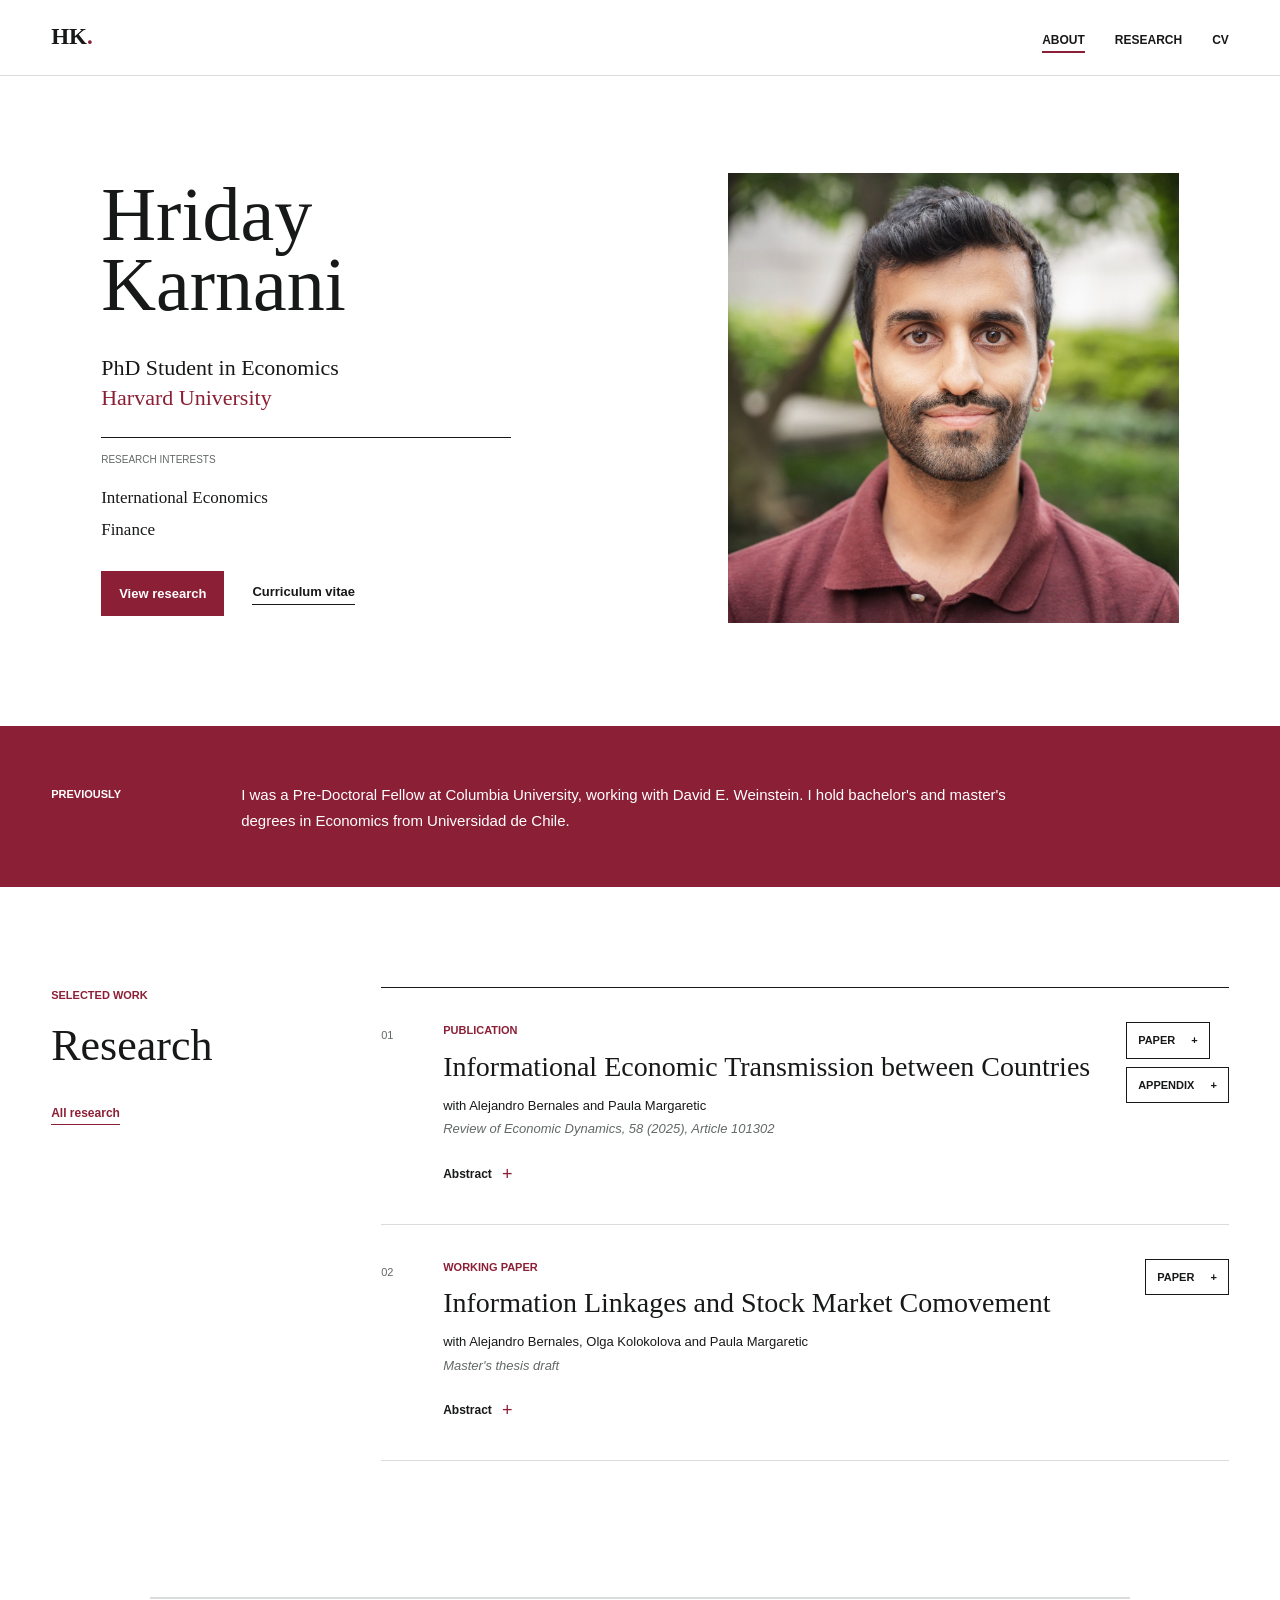
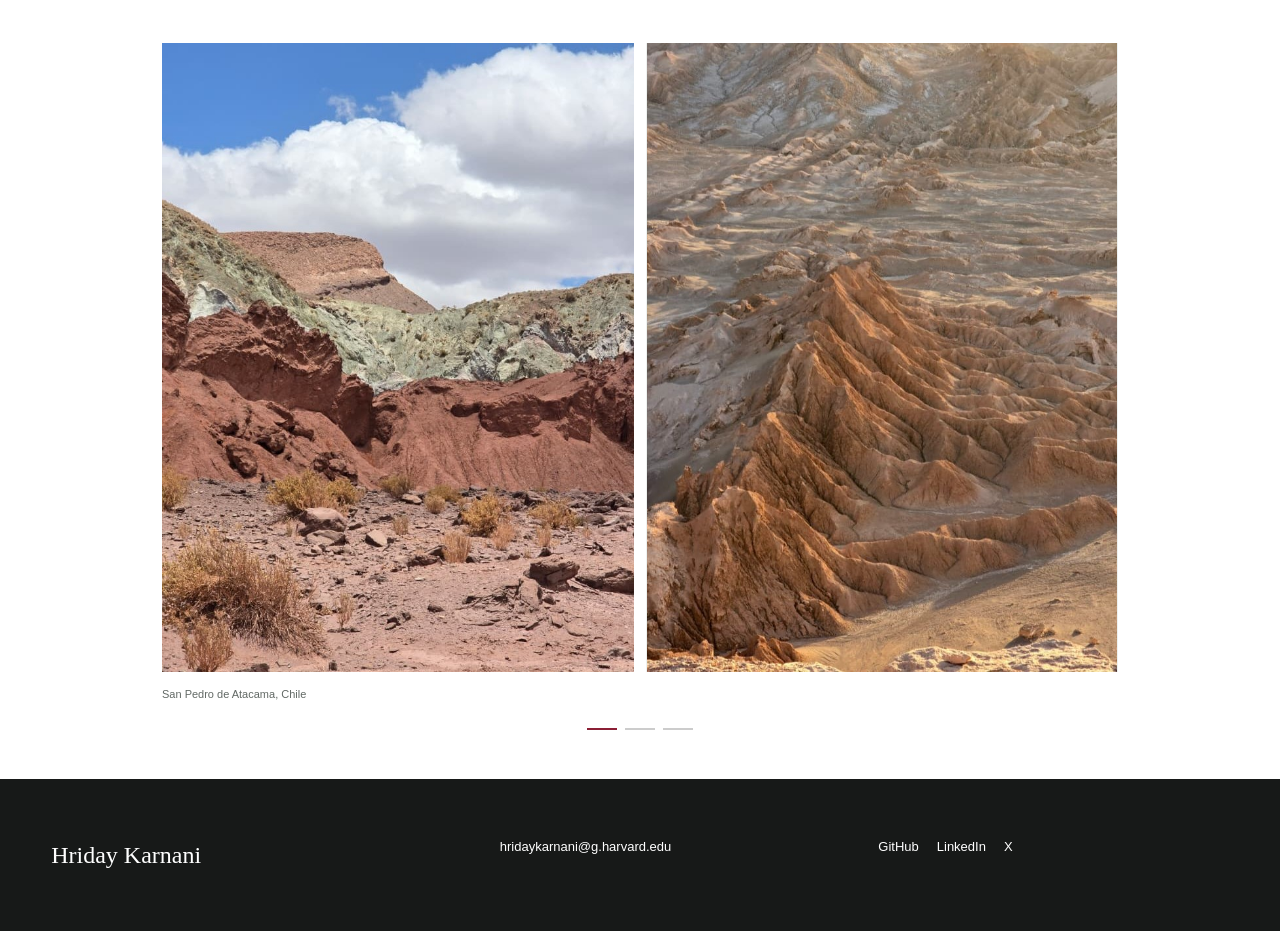
<file: index.html>
<!doctype html>
<html lang="en">
<head>
  <script>
    if (window.location.pathname.endsWith('/index.html')) {
      const cleanPath = window.location.pathname.slice(0, -'index.html'.length);
      window.location.replace(cleanPath + window.location.search + window.location.hash);
    }
  </script>
  <!-- Google tag (gtag.js) -->
  <script async src="https://www.googletagmanager.com/gtag/js?id=G-WFVCLXYMD3"></script>
  <script>
    window.dataLayer = window.dataLayer || [];
    function gtag(){dataLayer.push(arguments);}
    gtag('js', new Date());
    gtag('config', 'G-WFVCLXYMD3');
  </script>
  <meta charset="utf-8">
  <meta name="viewport" content="width=device-width, initial-scale=1">
  <meta name="description" content="Hriday Karnani is a PhD student in Economics at Harvard University working in international economics and finance.">
  <title>Hriday Karnani</title>
  <link rel="canonical" href="https://hridaykarnani.com/">
  <link rel="icon" href="assets/favicon.svg?v=2" type="image/svg+xml">
  <link rel="stylesheet" href="styles.css">
  <script src="carousel.js" defer></script>
</head>
<body>
  <main class="profile-site">
    <header class="site-header">
      <a class="wordmark" href="/">HK<span>.</span></a>
      <nav aria-label="Primary navigation">
        <a aria-current="page" href="/">About</a>
        <a href="/research/">Research</a>
        <a href="/cv.pdf" target="_blank" rel="noreferrer">CV</a>
      </nav>
    </header>

    <section class="profile-hero">
      <div class="profile-intro reveal">
        <h1>Hriday<br>Karnani</h1>
        <p class="profile-role">PhD Student in Economics<br><span>Harvard University</span></p>
        <div class="field-note">
          <span>Research interests</span>
          <p>International Economics</p>
          <p>Finance</p>
        </div>
        <div class="hero-actions">
          <a class="text-button" href="/research/">View research</a>
          <a class="quiet-link" href="/cv.pdf" target="_blank" rel="noreferrer">Curriculum vitae</a>
        </div>
      </div>
      <figure class="profile-photo reveal reveal-delay">
        <img src="assets/headshot.jpg" alt="Portrait of Hriday Karnani" width="1280" height="1372">
      </figure>
    </section>

    <section class="profile-band">
      <div class="profile-band-item">
        <p class="profile-band-label">Previously</p>
        <p class="profile-band-copy">I was a Pre-Doctoral Fellow at Columbia University, working with David E. Weinstein. I hold bachelor's and master's degrees in Economics from Universidad de Chile.</p>
      </div>
    </section>

    <section class="section-shell home-research">
      <div class="section-heading">
        <p class="eyebrow">Selected work</p>
        <h2>Research</h2>
        <a href="/research/">All research</a>
      </div>
      <div class="paper-list paper-list-compact">
        <article class="paper">
          <div class="paper-number">01</div>
          <div>
            <p class="paper-type">Publication</p>
            <h3>Informational Economic Transmission between Countries</h3>
            <p class="paper-authors">with Alejandro Bernales and Paula Margaretic</p>
            <p class="paper-venue">Review of Economic Dynamics, 58 (2025), Article 101302</p>
            <details class="paper-abstract">
              <summary>Abstract <span aria-hidden="true">+</span></summary>
              <p>Informational economic transmission is crucial even after accounting for countries' fundamental real and financial connections. Informational connections emerge from anomalous interdependence in agents' beliefs about countries' economic activity. We propose measuring this interdependence through the correlation (between countries) of analysts' one-year forecast errors about countries' economic performance. Our measure is based on a learning model in which informational transmission occurs when agents incorrectly assess the quality of new information regarding common factors that affect multiple countries simultaneously, due to learning frictions. Informational interdependence remains substantial under various validity analyses and robustness checks, and after addressing endogeneity concerns in several dimensions. Additionally, we demonstrate considerable higher-order spillovers of economic shocks.</p>
            </details>
          </div>
          <div class="paper-links">
            <a class="paper-link" href="assets/informational-economic-transmission-between-countries.pdf" target="_blank" rel="noreferrer" aria-label="Open Informational Economic Transmission between Countries">Paper <span aria-hidden="true">+</span></a>
            <a class="paper-link" href="assets/informational-economic-transmission-between-countries-appendix.pdf" target="_blank" rel="noreferrer" aria-label="Open appendix for Informational Economic Transmission between Countries">Appendix <span aria-hidden="true">+</span></a>
          </div>
        </article>
        <article class="paper">
          <div class="paper-number">02</div>
          <div>
            <p class="paper-type">Working paper</p>
            <h3>Information Linkages and Stock Market Comovement</h3>
            <p class="paper-authors">with Alejandro Bernales, Olga Kolokolova and Paula Margaretic</p>
            <p class="paper-venue">Master's thesis draft</p>
            <details class="paper-abstract">
              <summary>Abstract <span aria-hidden="true">+</span></summary>
              <p>We empirically study how excess comovement in stock returns can be explained by stock-to-stock interdependence through informational links. Informational linkages emerge from anomalous interdependence in agents' beliefs about stocks' economic performance. We propose a novel measure for informational linkages based on agents' learning process, which is biased towards common information due to learning frictions, generating correlated beliefs across stocks. We empirically measure these correlated beliefs based on analysts' forecast errors. Our results show that informational connections explain stock returns after cleaning for fundamental connections and controlling for various explanations already studied in the literature. We use our estimated informational linkages to study the propagation of a climate event and simulated shocks through the stock market, finding quantitatively important indirect effects.</p>
            </details>
          </div>
          <div class="paper-links">
            <a class="paper-link" href="https://hridaykarnani.github.io/hridaykarnani/Draft_Thesis.pdf" target="_blank" rel="noreferrer" aria-label="Open Information Linkages and Stock Market Comovement">Paper <span aria-hidden="true">+</span></a>
          </div>
        </article>
      </div>
    </section>

    <section class="paired-carousel" aria-label="Travel photographs" data-carousel>
      <div class="carousel-frame">
        <img class="carousel-slide is-active" data-slide="0" src="assets/gallery-left-1.jpg" alt="Rock formations beneath a blue sky" width="900" height="1200" aria-hidden="false">
        <img class="carousel-slide" data-slide="1" src="assets/gallery-left-2.jpg" alt="Golden Gate Bridge and the Presidio" width="900" height="1200" aria-hidden="true">
        <img class="carousel-slide" data-slide="2" src="assets/gallery-left-3.jpg" alt="Boats in a forested harbor" width="900" height="1200" aria-hidden="true">
      </div>
      <div class="carousel-frame">
        <img class="carousel-slide is-active" data-slide="0" src="assets/gallery-right-1.jpg" alt="Desert ridges in late-afternoon light" width="900" height="1200" aria-hidden="false">
        <img class="carousel-slide" data-slide="1" src="assets/gallery-right-2.jpg" alt="San Francisco Ferry Building and Bay Bridge" width="900" height="1200" aria-hidden="true">
        <img class="carousel-slide" data-slide="2" src="assets/gallery-right-3.jpg" alt="Rio de Janeiro coastline and beach" width="900" height="1200" aria-hidden="true">
      </div>
      <p class="carousel-caption" data-carousel-caption aria-live="polite">San Pedro de Atacama, Chile</p>
      <div class="carousel-indicator" aria-label="Select photograph pair">
        <button class="carousel-dot" type="button" data-carousel-dot data-caption="San Pedro de Atacama, Chile" aria-label="Show photographs from San Pedro de Atacama, Chile" aria-pressed="true"></button>
        <button class="carousel-dot" type="button" data-carousel-dot data-caption="San Francisco, USA" aria-label="Show photographs from San Francisco, USA" aria-pressed="false"></button>
        <button class="carousel-dot" type="button" data-carousel-dot data-caption="Arma&ccedil;&atilde;o de B&uacute;zios and Rio de Janeiro, Brazil" aria-label="Show photographs from Arma&ccedil;&atilde;o de B&uacute;zios and Rio de Janeiro, Brazil" aria-pressed="false"></button>
      </div>
    </section>

    <footer class="site-footer" id="contact">
      <p class="footer-name">Hriday Karnani</p>
      <a href="mailto:hridaykarnani@g.harvard.edu">hridaykarnani@g.harvard.edu</a>
      <div class="footer-links">
        <a href="https://github.com/hridaykarnani" target="_blank" rel="noreferrer">GitHub</a>
        <a href="https://linkedin.com/in/hridaykarnani" target="_blank" rel="noreferrer">LinkedIn</a>
        <a href="https://twitter.com/hridaykarnani" target="_blank" rel="noreferrer">X</a>
      </div>
    </footer>
  </main>
</body>
</html>
</file>
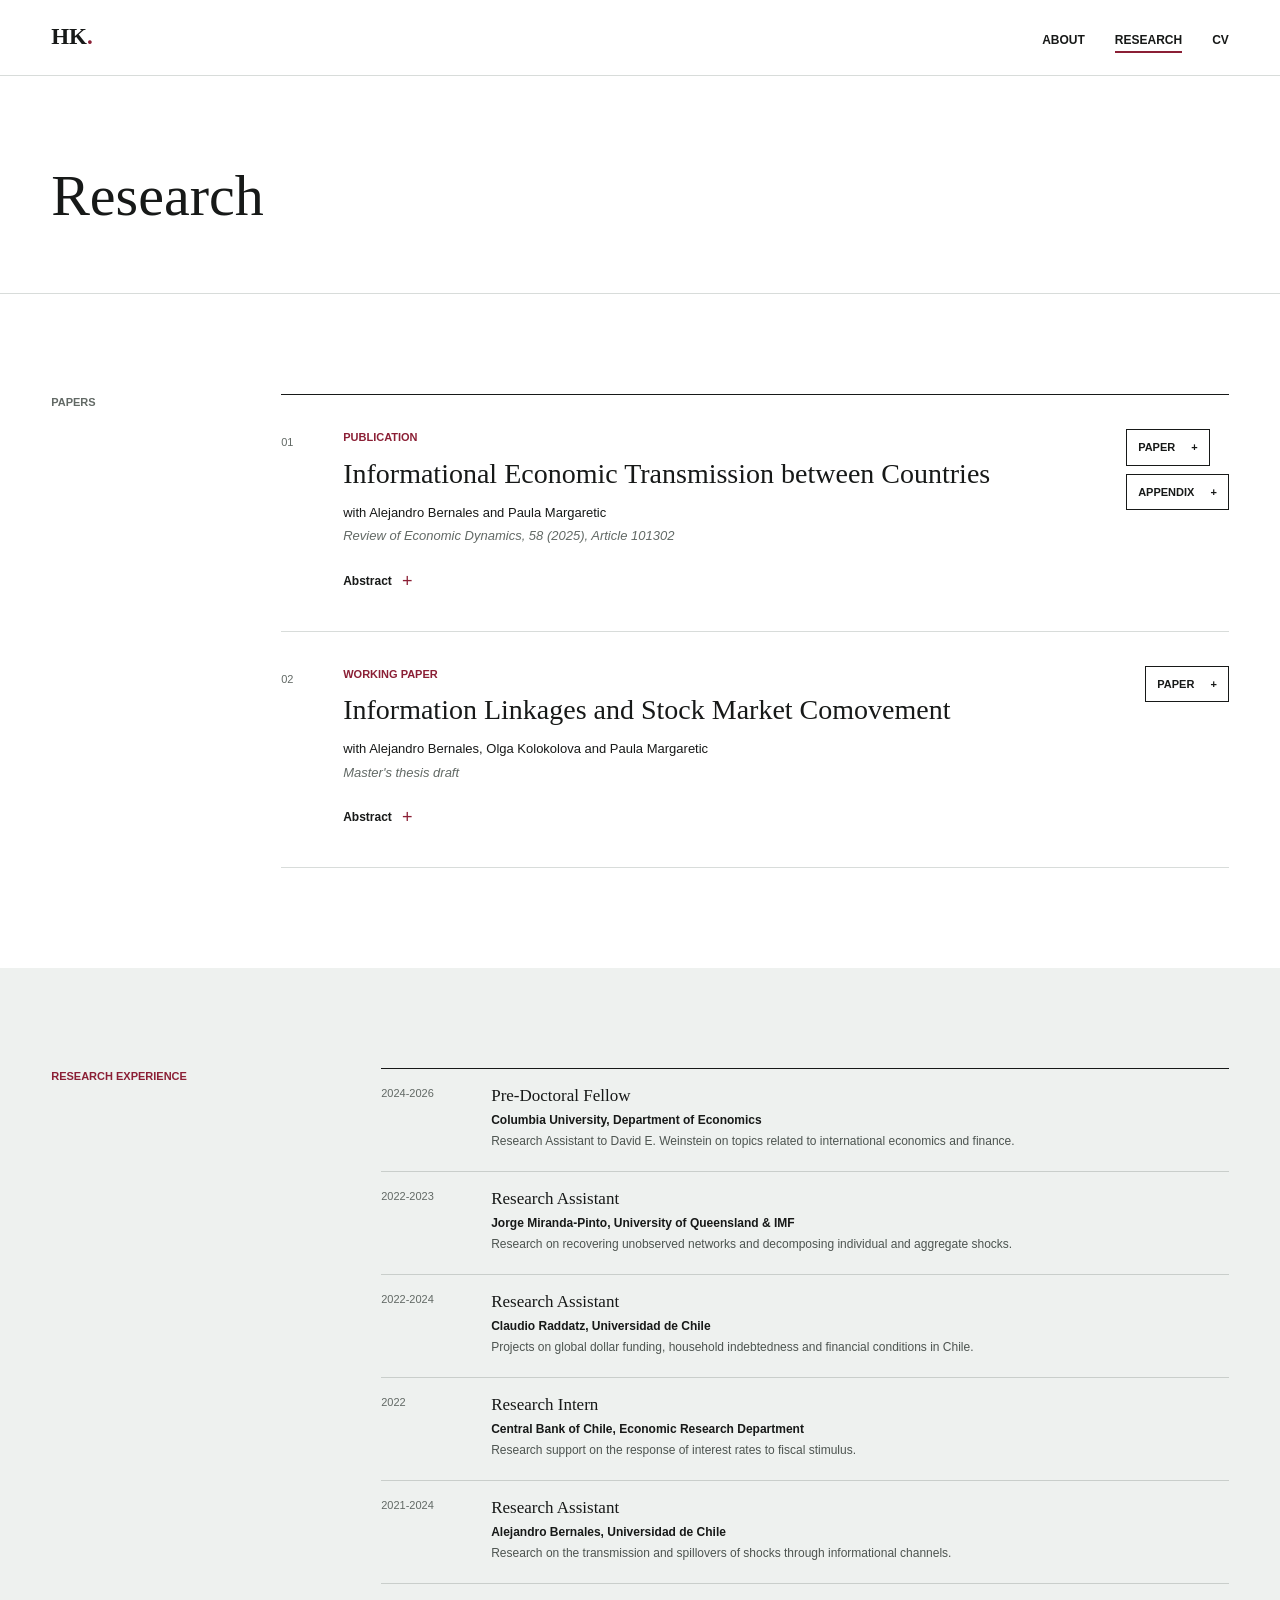
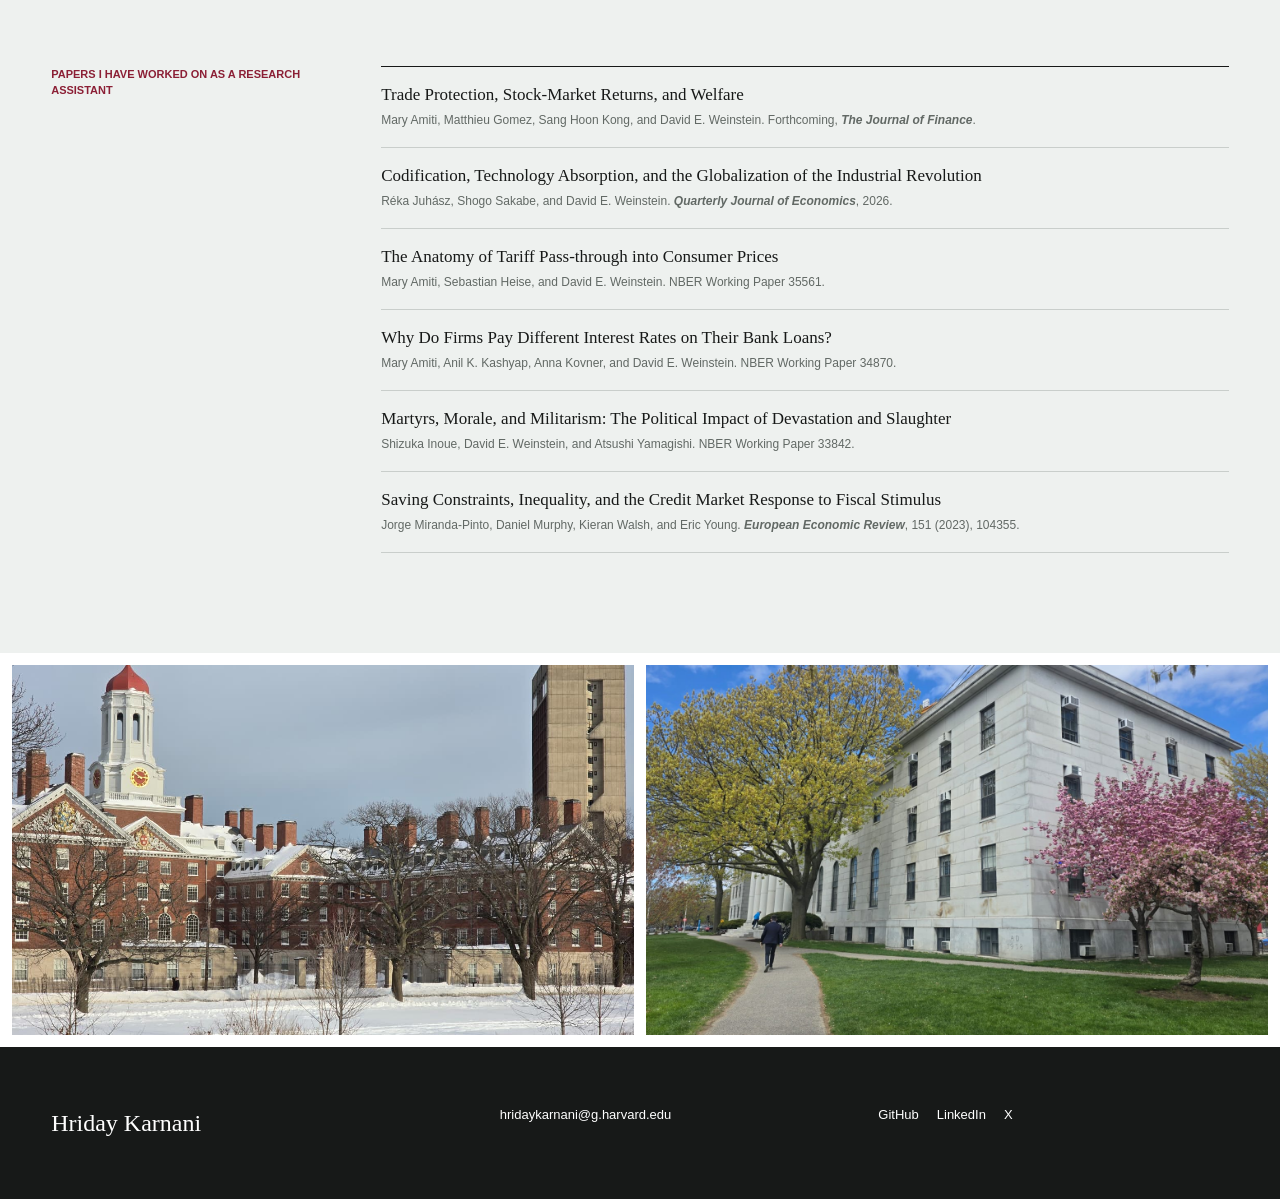
<file: research/index.html>
<!doctype html>
<html lang="en">
<head>
  <!-- Google tag (gtag.js) -->
  <script async src="https://www.googletagmanager.com/gtag/js?id=G-WFVCLXYMD3"></script>
  <script>
    window.dataLayer = window.dataLayer || [];
    function gtag(){dataLayer.push(arguments);}
    gtag('js', new Date());
    gtag('config', 'G-WFVCLXYMD3');
  </script>
  <meta charset="utf-8">
  <meta name="viewport" content="width=device-width, initial-scale=1">
  <meta name="description" content="Research by Hriday Karnani in international economics and finance.">
  <title>Research | Hriday Karnani</title>
  <link rel="canonical" href="https://hridaykarnani.com/research/">
  <link rel="icon" href="/assets/favicon.svg?v=2" type="image/svg+xml">
  <link rel="stylesheet" href="/styles.css">
</head>
<body>
  <main class="profile-site interior-page">
    <header class="site-header">
      <a class="wordmark" href="/">HK<span>.</span></a>
      <nav aria-label="Primary navigation">
        <a href="/">About</a>
        <a aria-current="page" href="/research/">Research</a>
        <a href="/cv.pdf" target="_blank" rel="noreferrer">CV</a>
      </nav>
    </header>

    <header class="simple-page-title"><h1>Research</h1></header>

    <section class="section-shell research-page-list">
      <div class="paper-list">
        <article class="paper">
          <div class="paper-number">01</div>
          <div>
            <p class="paper-type">Publication</p>
            <h3>Informational Economic Transmission between Countries</h3>
            <p class="paper-authors">with Alejandro Bernales and Paula Margaretic</p>
            <p class="paper-venue">Review of Economic Dynamics, 58 (2025), Article 101302</p>
            <details class="paper-abstract">
              <summary>Abstract <span aria-hidden="true">+</span></summary>
              <p>Informational economic transmission is crucial even after accounting for countries' fundamental real and financial connections. Informational connections emerge from anomalous interdependence in agents' beliefs about countries' economic activity. We propose measuring this interdependence through the correlation (between countries) of analysts' one-year forecast errors about countries' economic performance. Our measure is based on a learning model in which informational transmission occurs when agents incorrectly assess the quality of new information regarding common factors that affect multiple countries simultaneously, due to learning frictions. Informational interdependence remains substantial under various validity analyses and robustness checks, and after addressing endogeneity concerns in several dimensions. Additionally, we demonstrate considerable higher-order spillovers of economic shocks.</p>
            </details>
          </div>
          <div class="paper-links">
            <a class="paper-link" href="/assets/informational-economic-transmission-between-countries.pdf" target="_blank" rel="noreferrer" aria-label="Open Informational Economic Transmission between Countries">Paper <span aria-hidden="true">+</span></a>
            <a class="paper-link" href="/assets/informational-economic-transmission-between-countries-appendix.pdf" target="_blank" rel="noreferrer" aria-label="Open appendix for Informational Economic Transmission between Countries">Appendix <span aria-hidden="true">+</span></a>
          </div>
        </article>
        <article class="paper">
          <div class="paper-number">02</div>
          <div>
            <p class="paper-type">Working paper</p>
            <h3>Information Linkages and Stock Market Comovement</h3>
            <p class="paper-authors">with Alejandro Bernales, Olga Kolokolova and Paula Margaretic</p>
            <p class="paper-venue">Master's thesis draft</p>
            <details class="paper-abstract">
              <summary>Abstract <span aria-hidden="true">+</span></summary>
              <p>We empirically study how excess comovement in stock returns can be explained by stock-to-stock interdependence through informational links. Informational linkages emerge from anomalous interdependence in agents' beliefs about stocks' economic performance. We propose a novel measure for informational linkages based on agents' learning process, which is biased towards common information due to learning frictions, generating correlated beliefs across stocks. We empirically measure these correlated beliefs based on analysts' forecast errors. Our results show that informational connections explain stock returns after cleaning for fundamental connections and controlling for various explanations already studied in the literature. We use our estimated informational linkages to study the propagation of a climate event and simulated shocks through the stock market, finding quantitatively important indirect effects.</p>
            </details>
          </div>
          <div class="paper-links">
            <a class="paper-link" href="https://hridaykarnani.github.io/hridaykarnani/Draft_Thesis.pdf" target="_blank" rel="noreferrer" aria-label="Open Information Linkages and Stock Market Comovement">Paper <span aria-hidden="true">+</span></a>
          </div>
        </article>
      </div>
    </section>

    <section class="section-shell experience-section">
      <div class="section-heading"><p class="eyebrow">Research experience</p></div>
      <div class="timeline">
        <article><time>2024-2026</time><div><h3>Pre-Doctoral Fellow</h3><p class="timeline-place">Columbia University, Department of Economics</p><p>Research Assistant to David E. Weinstein on topics related to international economics and finance.</p></div></article>
        <article><time>2022-2023</time><div><h3>Research Assistant</h3><p class="timeline-place">Jorge Miranda-Pinto, University of Queensland &amp; IMF</p><p>Research on recovering unobserved networks and decomposing individual and aggregate shocks.</p></div></article>
        <article><time>2022-2024</time><div><h3>Research Assistant</h3><p class="timeline-place">Claudio Raddatz, Universidad de Chile</p><p>Projects on global dollar funding, household indebtedness and financial conditions in Chile.</p></div></article>
        <article><time>2022</time><div><h3>Research Intern</h3><p class="timeline-place">Central Bank of Chile, Economic Research Department</p><p>Research support on the response of interest rates to fiscal stimulus.</p></div></article>
        <article><time>2021-2024</time><div><h3>Research Assistant</h3><p class="timeline-place">Alejandro Bernales, Universidad de Chile</p><p>Research on the transmission and spillovers of shocks through informational channels.</p></div></article>
      </div>

      <div class="section-heading ra-work-heading"><p class="eyebrow">Papers I have worked on as a research assistant</p></div>
      <div class="ra-work">
        <ul>
          <li><a href="https://deweinst.github.io/weinstein_website/Stock_Prices_2026_05_22.pdf" target="_blank" rel="noreferrer">Trade Protection, Stock-Market Returns, and Welfare</a><p>Mary Amiti, Matthieu Gomez, Sang Hoon Kong, and David E. Weinstein. Forthcoming, <strong><em>The Journal of Finance</em></strong>.</p></li>
          <li><a href="https://deweinst.github.io/weinstein_website/Meiji%20Paper%2025-11-25%20Manuscript.pdf" target="_blank" rel="noreferrer">Codification, Technology Absorption, and the Globalization of the Industrial Revolution</a><p>R&eacute;ka Juh&aacute;sz, Shogo Sakabe, and David E. Weinstein. <strong><em>Quarterly Journal of Economics</em></strong>, 2026.</p></li>
          <li><a href="https://deweinst.github.io/weinstein_website/AHW_26_09_13.pdf" target="_blank" rel="noreferrer">The Anatomy of Tariff Pass-through into Consumer Prices</a><p>Mary Amiti, Sebastian Heise, and David E. Weinstein. NBER Working Paper 35561.</p></li>
          <li><a href="https://deweinst.github.io/weinstein_website/AKKW_2026-02.pdf" target="_blank" rel="noreferrer">Why Do Firms Pay Different Interest Rates on Their Bank Loans?</a><p>Mary Amiti, Anil K. Kashyap, Anna Kovner, and David E. Weinstein. NBER Working Paper 34870.</p></li>
          <li><a href="https://deweinst.github.io/weinstein_website/MMM_2026_02_27.pdf" target="_blank" rel="noreferrer">Martyrs, Morale, and Militarism: The Political Impact of Devastation and Slaughter</a><p>Shizuka Inoue, David E. Weinstein, and Atsushi Yamagishi. NBER Working Paper 33842.</p></li>
          <li><a href="https://www.sciencedirect.com/science/article/pii/S0014292122002355" target="_blank" rel="noreferrer">Saving Constraints, Inequality, and the Credit Market Response to Fiscal Stimulus</a><p>Jorge Miranda-Pinto, Daniel Murphy, Kieran Walsh, and Eric Young. <strong><em>European Economic Review</em></strong>, 151 (2023), 104355.</p></li>
        </ul>
      </div>
    </section>

    <section class="page-photo-strip research-photos-bottom" aria-label="Harvard University campus">
      <img src="/assets/harvard-winter.jpg" alt="Harvard Yard after snowfall" width="1280" height="720">
      <img src="/assets/harvard-spring.jpg" alt="Harvard campus in spring" width="1344" height="896">
    </section>

    <footer class="site-footer" id="contact">
      <p class="footer-name">Hriday Karnani</p>
      <a href="mailto:hridaykarnani@g.harvard.edu">hridaykarnani@g.harvard.edu</a>
      <div class="footer-links"><a href="https://github.com/hridaykarnani" target="_blank" rel="noreferrer">GitHub</a><a href="https://linkedin.com/in/hridaykarnani" target="_blank" rel="noreferrer">LinkedIn</a><a href="https://twitter.com/hridaykarnani" target="_blank" rel="noreferrer">X</a></div>
    </footer>
  </main>
</body>
</html>
</file>
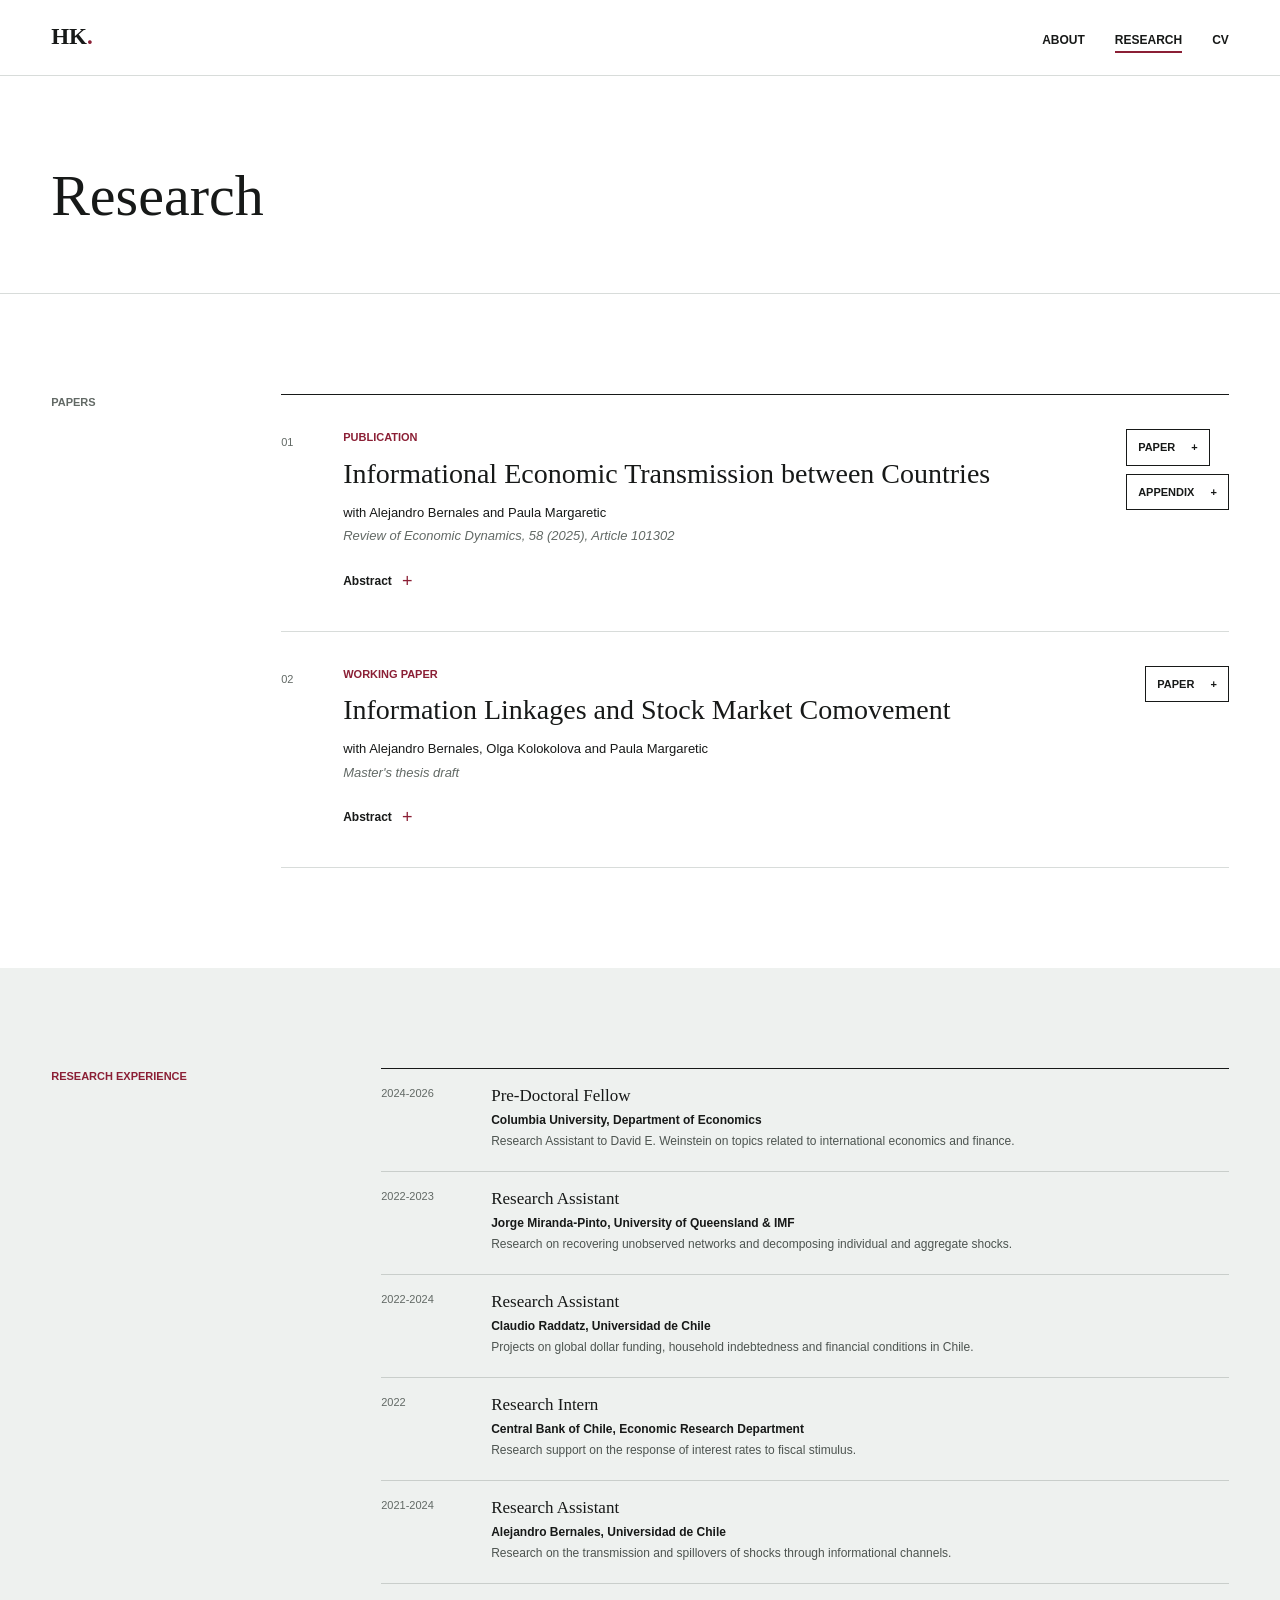
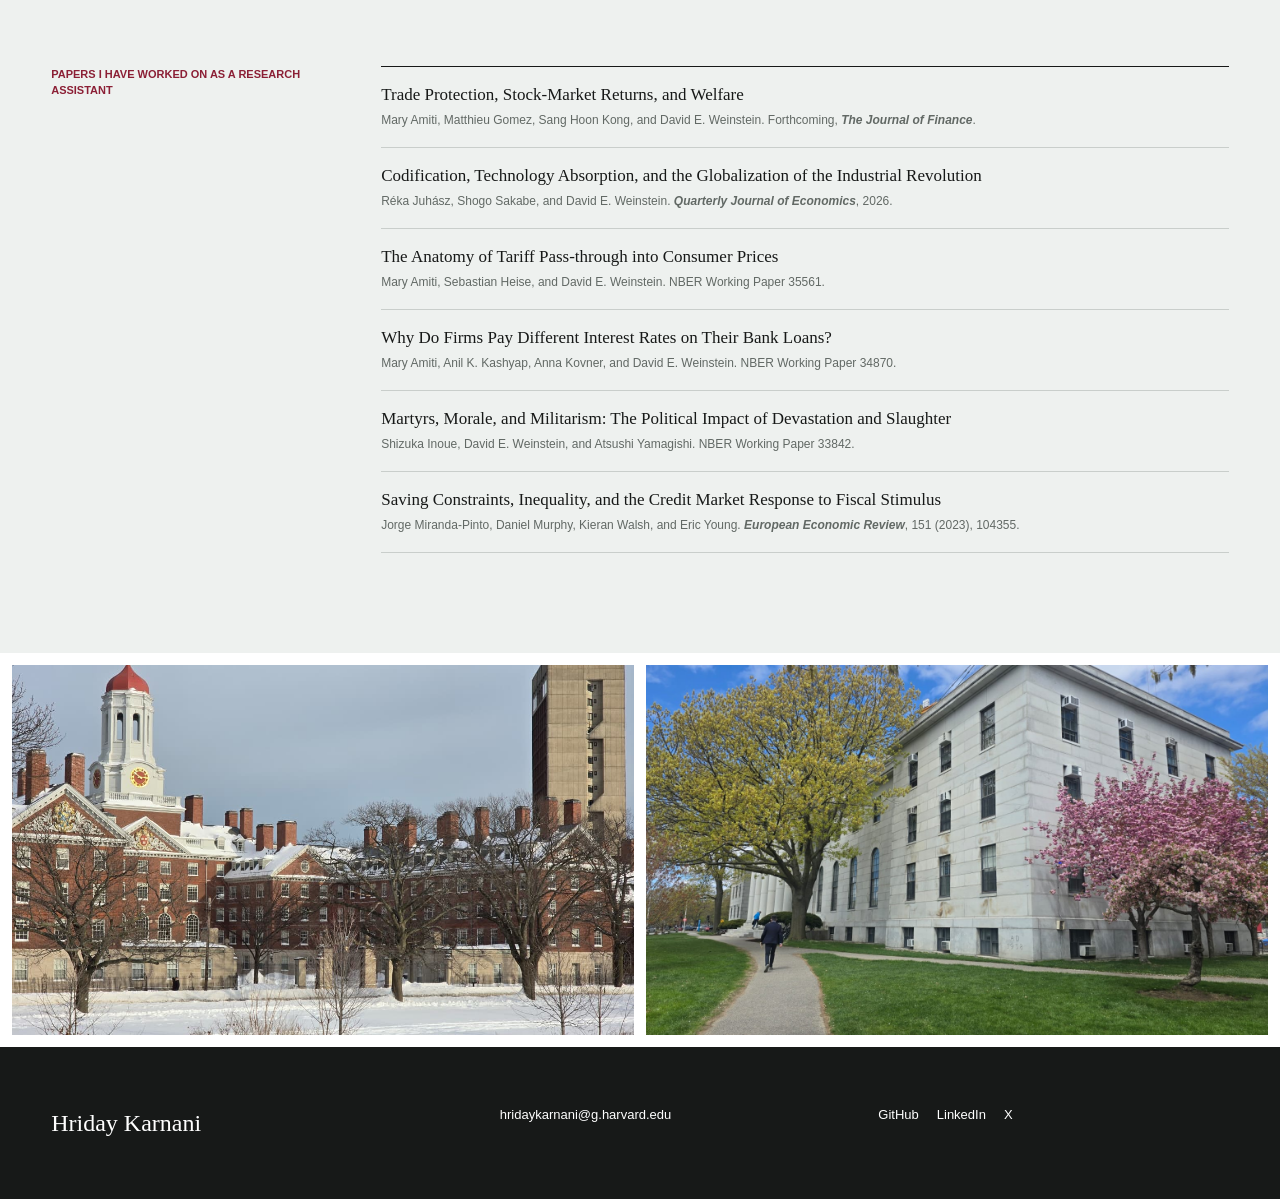
<file: research.html>
<!doctype html>
<html lang="en">
<head>
  <meta charset="utf-8">
  <meta name="viewport" content="width=device-width, initial-scale=1">
  <meta name="robots" content="noindex">
  <link rel="canonical" href="https://hridaykarnani.com/research/">
  <title>Research | Hriday Karnani</title>
  <script>
    window.location.replace('/research/' + window.location.search + window.location.hash);
  </script>
</head>
<body>
  <p><a href="/research/">Continue to Research</a></p>
</body>
</html>
</file>
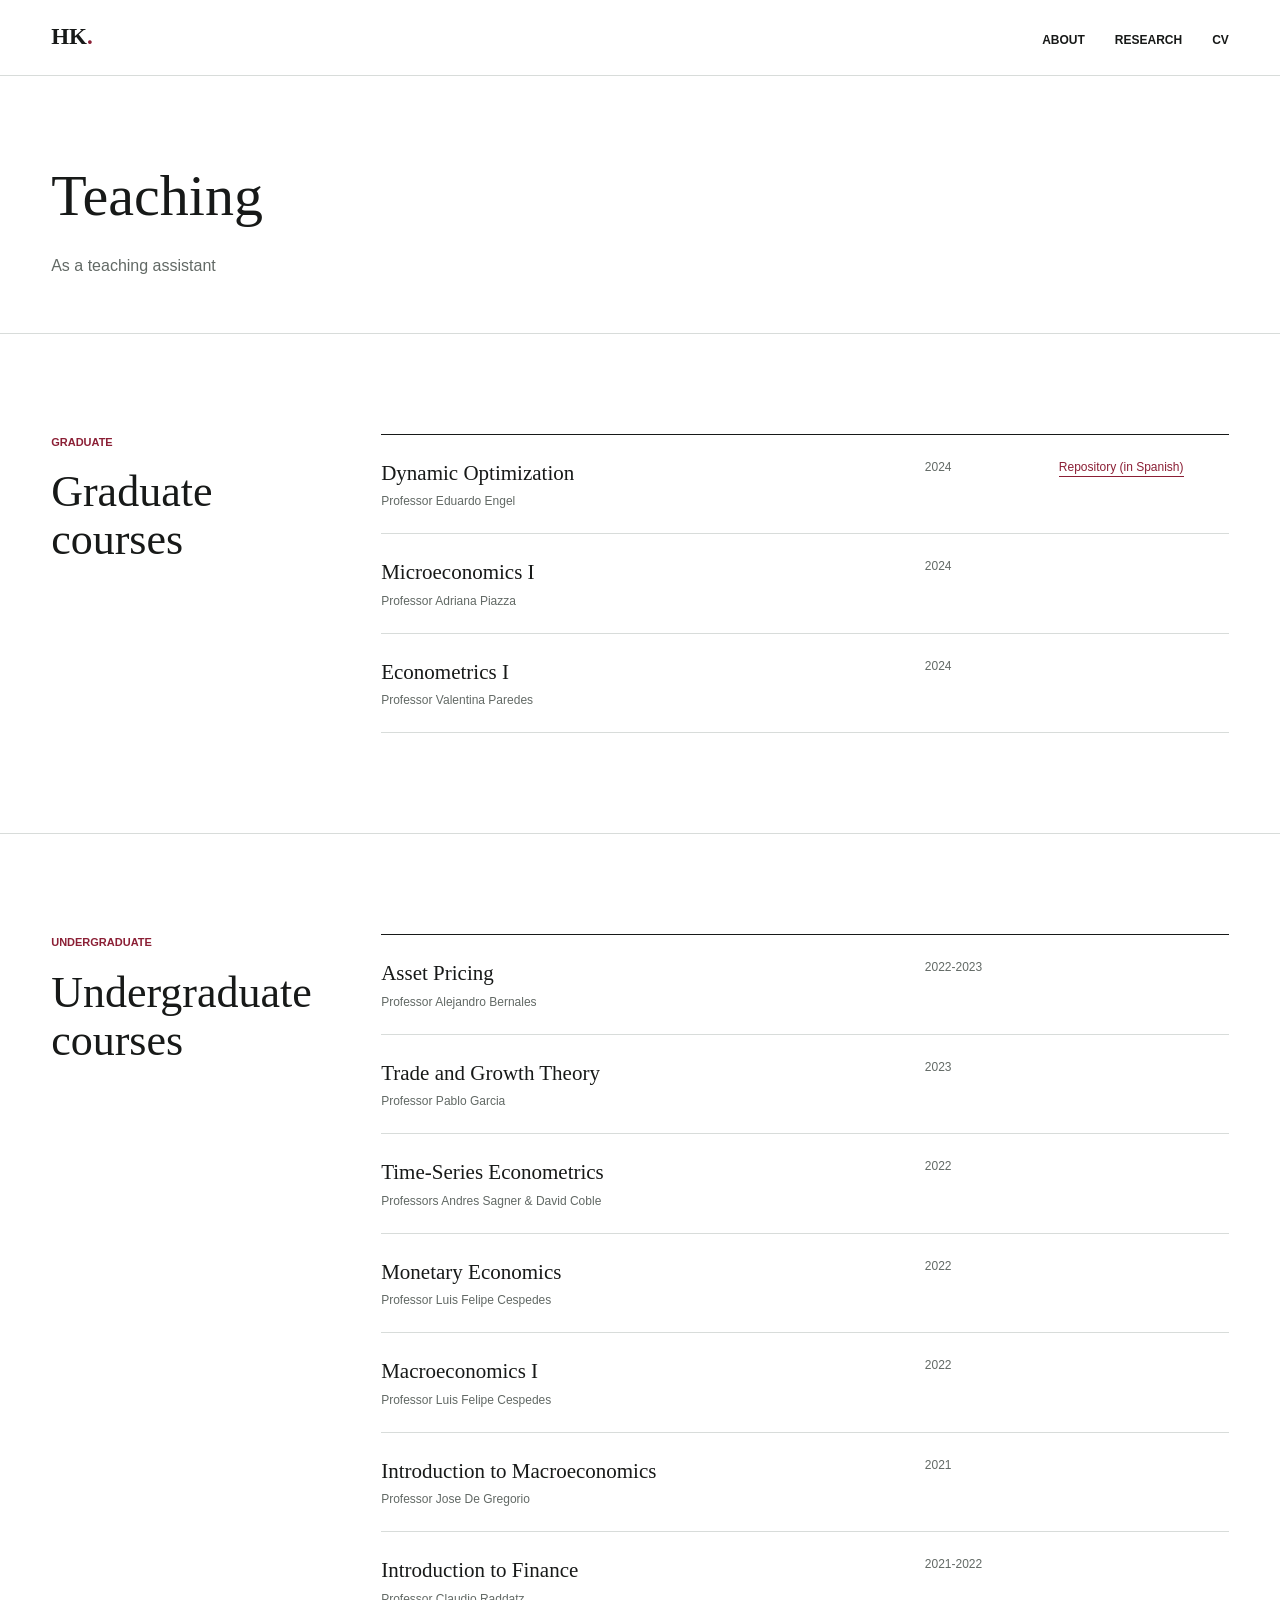
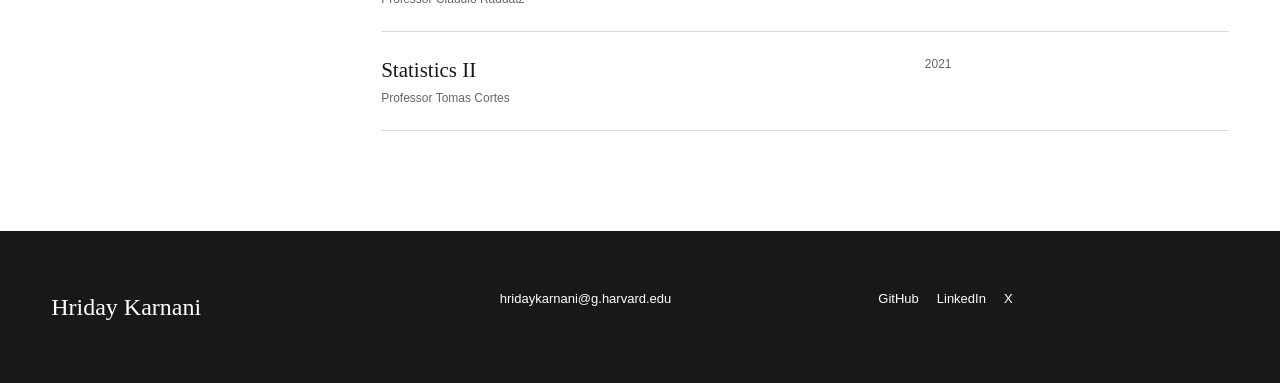
<file: teaching.html>
<!doctype html>
<html lang="en">
<head>
  <!-- Google tag (gtag.js) -->
  <script async src="https://www.googletagmanager.com/gtag/js?id=G-WFVCLXYMD3"></script>
  <script>
    window.dataLayer = window.dataLayer || [];
    function gtag(){dataLayer.push(arguments);}
    gtag('js', new Date());
    gtag('config', 'G-WFVCLXYMD3');
  </script>
  <meta charset="utf-8">
  <meta name="viewport" content="width=device-width, initial-scale=1">
  <meta name="description" content="Teaching experience of Hriday Karnani at Universidad de Chile.">
  <meta name="robots" content="noindex, nofollow">
  <title>Teaching | Hriday Karnani</title>
  <link rel="icon" href="assets/favicon.svg?v=2" type="image/svg+xml">
  <link rel="stylesheet" href="styles.css">
</head>
<body>
  <main class="profile-site interior-page teaching-page">
    <header class="site-header">
      <a class="wordmark" href="/">HK<span>.</span></a>
      <nav aria-label="Primary navigation">
        <a href="/">About</a>
        <a href="/research/">Research</a>
        <a href="/cv.pdf" target="_blank" rel="noreferrer">CV</a>
      </nav>
    </header>

    <header class="simple-page-title">
      <h1>Teaching</h1>
      <p>As a teaching assistant</p>
    </header>

    <section class="section-shell teaching-level">
      <div class="section-heading"><p class="eyebrow">Graduate</p><h2>Graduate courses</h2></div>
      <div class="course-list">
        <article><div><h3>Dynamic Optimization</h3><p>Professor Eduardo Engel</p></div><time>2024</time><a href="https://github.com/hridaykarnani/Matlab_DynamicProgramming" target="_blank" rel="noreferrer">Repository (in Spanish)</a></article>
        <article><div><h3>Microeconomics I</h3><p>Professor Adriana Piazza</p></div><time>2024</time><span aria-hidden="true"></span></article>
        <article><div><h3>Econometrics I</h3><p>Professor Valentina Paredes</p></div><time>2024</time><span aria-hidden="true"></span></article>
      </div>
    </section>

    <section class="section-shell teaching-level">
      <div class="section-heading"><p class="eyebrow">Undergraduate</p><h2>Undergraduate courses</h2></div>
      <div class="course-list">
        <article><div><h3>Asset Pricing</h3><p>Professor Alejandro Bernales</p></div><time>2022-2023</time><span aria-hidden="true"></span></article>
        <article><div><h3>Trade and Growth Theory</h3><p>Professor Pablo Garcia</p></div><time>2023</time><span aria-hidden="true"></span></article>
        <article><div><h3>Time-Series Econometrics</h3><p>Professors Andres Sagner &amp; David Coble</p></div><time>2022</time><span aria-hidden="true"></span></article>
        <article><div><h3>Monetary Economics</h3><p>Professor Luis Felipe Cespedes</p></div><time>2022</time><span aria-hidden="true"></span></article>
        <article><div><h3>Macroeconomics I</h3><p>Professor Luis Felipe Cespedes</p></div><time>2022</time><span aria-hidden="true"></span></article>
        <article><div><h3>Introduction to Macroeconomics</h3><p>Professor Jose De Gregorio</p></div><time>2021</time><span aria-hidden="true"></span></article>
        <article><div><h3>Introduction to Finance</h3><p>Professor Claudio Raddatz</p></div><time>2021-2022</time><span aria-hidden="true"></span></article>
        <article><div><h3>Statistics II</h3><p>Professor Tomas Cortes</p></div><time>2021</time><span aria-hidden="true"></span></article>
      </div>
    </section>

    <footer class="site-footer" id="contact">
      <p class="footer-name">Hriday Karnani</p>
      <a href="mailto:hridaykarnani@g.harvard.edu">hridaykarnani@g.harvard.edu</a>
      <div class="footer-links"><a href="https://github.com/hridaykarnani" target="_blank" rel="noreferrer">GitHub</a><a href="https://linkedin.com/in/hridaykarnani" target="_blank" rel="noreferrer">LinkedIn</a><a href="https://twitter.com/hridaykarnani" target="_blank" rel="noreferrer">X</a></div>
    </footer>
  </main>
</body>
</html>
</file>
<file: styles.css>
:root {
  --ink: #171918;
  --muted: #626965;
  --line: #d8dcda;
  --paper: #ffffff;
  --mist: #eef1ef;
  --crimson: #8b1f35;
  --crimson-dark: #681326;
  --serif: Georgia, "Times New Roman", serif;
  --sans: Arial, Helvetica, sans-serif;
}

* {
  box-sizing: border-box;
}

html {
  scroll-behavior: smooth;
}

body {
  margin: 0;
  background: var(--paper);
  color: var(--ink);
  font-family: var(--sans);
  line-height: 1.5;
}

a {
  color: inherit;
  text-decoration: none;
}

button,
a,
summary {
  -webkit-tap-highlight-color: transparent;
}

img {
  display: block;
  max-width: 100%;
}

.site-header {
  align-items: center;
  background: rgba(255, 255, 255, 0.94);
  border-bottom: 1px solid var(--line);
  display: grid;
  grid-template-columns: 1fr auto;
  min-height: 76px;
  padding: 0 4vw;
  position: sticky;
  top: 0;
  z-index: 20;
}

.wordmark {
  font-family: var(--serif);
  font-size: 23px;
  font-weight: 700;
  justify-self: start;
}

.wordmark span {
  color: var(--crimson);
}

.site-header nav {
  display: flex;
  gap: 30px;
  justify-self: end;
}

.site-header nav a {
  font-size: 12px;
  font-weight: 700;
  text-transform: uppercase;
}

.site-header nav a {
  padding: 28px 0 24px;
  position: relative;
}

.site-header nav a::after {
  background: var(--crimson);
  bottom: 20px;
  content: "";
  height: 2px;
  left: 0;
  position: absolute;
  transform: scaleX(0);
  transform-origin: right;
  transition: transform 180ms ease;
  width: 100%;
}

.site-header nav a:hover::after,
.site-header nav a[aria-current="page"]::after {
  transform: scaleX(1);
  transform-origin: left;
}

.profile-hero {
  align-items: center;
  display: grid;
  gap: 50px;
  grid-template-columns: 1.05fr 0.82fr;
  margin: 0 auto;
  max-width: 1180px;
  min-height: 650px;
  padding: 70px 4vw 76px;
}

.eyebrow,
.paper-type,
.index-label {
  color: var(--crimson);
  font-size: 11px;
  font-weight: 700;
  margin: 0 0 18px;
  text-transform: uppercase;
}

.profile-intro h1 {
  font-family: var(--serif);
  font-size: 76px;
  font-weight: 400;
  line-height: 0.92;
  margin: 0 0 34px;
}

.profile-role {
  font-family: var(--serif);
  font-size: 22px;
  line-height: 1.35;
  margin: 0 0 24px;
}

.profile-role span {
  color: var(--crimson);
}

.profile-bio {
  color: #404542;
  font-size: 16px;
  line-height: 1.75;
  margin: 0;
  max-width: 570px;
}

.hero-actions {
  align-items: center;
  display: flex;
  gap: 28px;
  margin-top: 28px;
}

.text-button {
  background: var(--crimson);
  color: #fff;
  font-size: 13px;
  font-weight: 700;
  padding: 13px 18px;
  transition: background 180ms ease, transform 180ms ease;
}

.text-button:hover {
  background: var(--crimson-dark);
  transform: translateY(-2px);
}

.quiet-link {
  border-bottom: 1px solid var(--ink);
  font-size: 13px;
  font-weight: 700;
  padding-bottom: 3px;
}

.profile-photo {
  justify-self: end;
  margin: 0;
  max-width: 500px;
  width: 100%;
}

.profile-photo img {
  aspect-ratio: 1;
  filter: saturate(0.82) contrast(1.02);
  height: 100%;
  object-fit: cover;
  object-position: center 38%;
  width: 100%;
}

.field-note {
  border-top: 1px solid var(--ink);
  margin-top: 24px;
  max-width: 410px;
  padding: 14px 0 0;
}

.field-note span {
  color: var(--muted);
  display: block;
  font-size: 10px;
  margin-bottom: 18px;
  text-transform: uppercase;
}

.field-note p {
  font-family: var(--serif);
  font-size: 17px;
  margin: 7px 0;
}

.profile-band {
  background: var(--crimson);
  color: #fff;
  display: grid;
  gap: 26px;
  padding: 54px max(4vw, calc((100vw - 1320px) / 2));
}

.profile-band-item {
  align-items: start;
  display: grid;
  gap: 40px;
  grid-template-columns: 150px minmax(0, 780px);
}

.profile-band-label {
  font-size: 11px;
  font-weight: 700;
  margin: 6px 0 0;
  text-transform: uppercase;
}

.profile-band-copy {
  color: #fff;
  font-family: var(--sans);
  font-size: 15px;
  font-weight: 400;
  line-height: 1.7;
  margin: 2px 0 0;
}

.paired-carousel {
  border-top: 2px solid var(--line);
  display: grid;
  gap: 12px;
  grid-template-columns: repeat(2, minmax(0, 1fr));
  margin: 36px auto 0;
  max-width: 980px;
  padding: 44px 12px 40px;
  width: 100%;
}

.carousel-frame {
  aspect-ratio: 3 / 4;
  background: var(--mist);
  overflow: hidden;
  position: relative;
}

.carousel-slide {
  height: 100%;
  inset: 0;
  object-fit: contain;
  opacity: 0;
  position: absolute;
  transition: opacity 500ms ease;
  width: 100%;
}

.carousel-slide.is-active {
  opacity: 1;
  z-index: 1;
}

.carousel-indicator {
  display: flex;
  gap: 8px;
  grid-column: 1 / -1;
  justify-content: center;
  padding-top: 4px;
}

.carousel-caption {
  color: var(--muted);
  font-size: 11px;
  grid-column: 1 / -1;
  margin: 2px 0 0;
}

.carousel-dot {
  background: transparent;
  border: 0;
  cursor: pointer;
  height: 20px;
  padding: 0;
  width: 30px;
}

.carousel-dot::before {
  background: var(--ink);
  content: "";
  display: block;
  height: 2px;
  opacity: 0.22;
  transition: background 160ms ease, opacity 160ms ease;
  width: 100%;
}

.carousel-dot[aria-pressed="true"]::before {
  background: var(--crimson);
  opacity: 1;
}

.carousel-dot:focus-visible {
  outline: 2px solid var(--crimson);
  outline-offset: 2px;
}

.section-shell {
  display: grid;
  gap: 70px;
  grid-template-columns: 260px 1fr;
  margin: 0 auto;
  max-width: 1320px;
  padding: 100px 4vw;
}

.section-heading h2 {
  font-family: var(--serif);
  font-size: 44px;
  font-weight: 400;
  line-height: 1.1;
  margin: 0 0 30px;
}

.section-heading > a {
  border-bottom: 1px solid currentColor;
  color: var(--crimson);
  font-size: 12px;
  font-weight: 700;
  padding-bottom: 4px;
}

.paper-list {
  border-top: 1px solid var(--ink);
}

.paper {
  align-items: start;
  border-bottom: 1px solid var(--line);
  display: grid;
  gap: 28px;
  grid-template-columns: 34px 1fr auto;
  padding: 34px 0 38px;
  transition: padding 180ms ease;
}

.paper:hover {
  padding-left: 8px;
}

.paper-number {
  color: var(--muted);
  font-size: 11px;
  padding-top: 5px;
}

.paper-type {
  margin-bottom: 10px;
}

.paper h3 {
  font-family: var(--serif);
  font-size: 28px;
  font-weight: 400;
  line-height: 1.25;
  margin: 0 0 12px;
}

.paper-authors,
.paper-venue {
  font-size: 13px;
  margin: 4px 0;
}

.paper-venue {
  color: var(--muted);
  font-style: italic;
}

.paper-link {
  border: 1px solid var(--ink);
  display: inline-flex;
  font-size: 11px;
  font-weight: 700;
  gap: 16px;
  padding: 9px 11px;
  text-transform: uppercase;
  transition: background 160ms ease, color 160ms ease;
}

.paper-links {
  align-items: flex-start;
  display: flex;
  flex-direction: column;
  gap: 8px;
}

.paper-link:hover {
  background: var(--ink);
  color: #fff;
}

.paper-abstract {
  margin-top: 22px;
}

.paper-abstract summary {
  align-items: center;
  color: var(--ink);
  cursor: pointer;
  display: inline-flex;
  font-size: 12px;
  font-weight: 700;
  gap: 10px;
  list-style: none;
  padding: 3px 0;
}

.paper-abstract summary::-webkit-details-marker {
  display: none;
}

.paper-abstract summary span {
  color: var(--crimson);
  font-size: 18px;
  font-weight: 400;
  line-height: 1;
  transition: transform 180ms ease;
}

.paper-abstract[open] summary span {
  transform: rotate(45deg);
}

.paper-abstract > p:last-child {
  color: #434946;
  font-size: 14px;
  line-height: 1.75;
  margin: 12px 0 0;
  max-width: 760px;
}

.background-section,
.experience-section {
  background: var(--mist);
  max-width: none;
  padding-left: max(4vw, calc((100vw - 1320px) / 2));
  padding-right: max(4vw, calc((100vw - 1320px) / 2));
}

.education-section {
  padding-top: 88px;
}

.timeline {
  border-top: 1px solid var(--ink);
}

.timeline article {
  border-bottom: 1px solid #c9cecb;
  display: grid;
  gap: 26px;
  grid-template-columns: 115px 1fr;
  padding: 25px 0 28px;
}

.timeline time {
  color: var(--muted);
  font-size: 12px;
}

.timeline h3 {
  font-family: var(--serif);
  font-size: 21px;
  font-weight: 400;
  margin: 0 0 4px;
}

.timeline p {
  color: #4d5450;
  font-size: 13px;
  margin: 4px 0;
  max-width: 700px;
}

.timeline .timeline-place {
  color: var(--ink);
  font-weight: 700;
}

.experience-section .timeline article {
  gap: 20px;
  grid-template-columns: 90px 1fr;
  padding: 16px 0 18px;
}

.experience-section .timeline time {
  font-size: 11px;
}

.experience-section .timeline h3 {
  font-size: 17px;
  line-height: 1.35;
  margin-bottom: 3px;
}

.experience-section .timeline p {
  font-size: 12px;
  margin: 3px 0;
}

.ra-work-heading,
.ra-work {
  margin-top: 12px;
  min-width: 0;
}

.ra-work ul {
  border-top: 1px solid var(--ink);
  list-style: none;
  margin: 0;
  padding: 0;
}

.ra-work li {
  border-bottom: 1px solid #c9cecb;
  padding: 16px 0 18px;
}

.ra-work li > a {
  font-family: var(--serif);
  font-size: 17px;
  line-height: 1.35;
}

.ra-work li > a:hover {
  color: var(--crimson);
}

.ra-work li p {
  color: var(--muted);
  font-size: 12px;
  margin: 4px 0 0;
}

.site-footer {
  align-items: start;
  background: var(--ink);
  color: #fff;
  display: grid;
  gap: 28px;
  grid-template-columns: 1.2fr 1fr 1fr;
  padding: 58px max(4vw, calc((100vw - 1320px) / 2));
}

.site-footer p,
.site-footer a {
  font-size: 13px;
  margin: 0;
}

.site-footer .footer-name {
  font-family: var(--serif);
  font-size: 24px;
}

.footer-links {
  display: flex;
  gap: 18px;
}

.interior-page {
  min-height: 100vh;
}

.page-title {
  background: var(--mist);
  display: grid;
  gap: 40px;
  grid-template-columns: 160px 1.25fr 0.75fr;
  padding: 90px max(4vw, calc((100vw - 1320px) / 2));
}

.page-title h1 {
  font-family: var(--serif);
  font-size: 58px;
  font-weight: 400;
  line-height: 1.02;
  margin: 0;
}

.page-title > p:last-child {
  align-self: end;
  color: #4b514e;
  font-size: 16px;
  line-height: 1.75;
  margin: 0;
  max-width: 480px;
}

.simple-page-title {
  border-bottom: 1px solid var(--line);
  margin: 0 auto;
  max-width: 1320px;
  padding: 76px 4vw 54px;
}

.simple-page-title h1 {
  font-family: var(--serif);
  font-size: 58px;
  font-weight: 400;
  margin: 0;
}

.simple-page-title p {
  color: var(--muted);
  font-size: 16px;
  line-height: 1.6;
  margin: 14px 0 0;
}

.page-photo-strip {
  display: grid;
  gap: 12px;
  grid-template-columns: 0.95fr 1.35fr;
  padding: 12px;
}

.page-photo-strip img {
  height: 320px;
  object-fit: cover;
  width: 100%;
}

.research-photos img:first-child {
  object-position: center 46%;
}

.research-photos-bottom {
  grid-template-columns: repeat(2, minmax(0, 1fr));
}

.research-photos-bottom img {
  height: 370px;
}

.research-photos-bottom img:first-child {
  object-position: center top;
}

.research-page-list {
  grid-template-columns: 160px 1fr;
}

.research-page-list::before {
  color: var(--muted);
  content: "Papers";
  font-size: 11px;
  font-weight: 700;
  text-transform: uppercase;
}

.teaching-level + .teaching-level {
  border-top: 1px solid var(--line);
}

.course-list {
  border-top: 1px solid var(--ink);
}

.course-list article {
  align-items: start;
  border-bottom: 1px solid var(--line);
  display: grid;
  gap: 24px;
  grid-template-columns: 1fr 110px 170px;
  padding: 23px 0;
}

.course-list h3 {
  font-family: var(--serif);
  font-size: 21px;
  font-weight: 400;
  margin: 0 0 3px;
}

.course-list p,
.course-list time,
.course-list a {
  color: var(--muted);
  font-size: 12px;
  margin: 0;
}

.course-list a {
  border-bottom: 1px solid var(--crimson);
  color: var(--crimson);
  justify-self: start;
}

.reveal {
  animation: reveal-up 650ms ease both;
}

.reveal-delay {
  animation-delay: 100ms;
}

.reveal-delay-2 {
  animation-delay: 200ms;
}

@keyframes reveal-up {
  from { opacity: 0; transform: translateY(18px); }
  to { opacity: 1; transform: translateY(0); }
}

@media (max-width: 1000px) {
  .profile-hero {
    gap: 30px;
    grid-template-columns: 1fr 0.85fr;
  }

  .field-note p {
    display: inline-block;
    margin-right: 24px;
  }

  .profile-band-item,
  .page-title {
    grid-template-columns: 120px 1fr;
  }

  .page-title > p:last-child {
    grid-column: 2;
  }

}

@media (max-width: 760px) {
  .site-header {
    gap: 10px 18px;
    grid-template-columns: auto 1fr;
    padding: 13px 20px 10px;
  }

  .site-header nav {
    gap: 20px;
    grid-column: 1 / -1;
    grid-row: 2;
    overflow-x: auto;
  }

  .site-header nav a {
    padding: 8px 0 12px;
    white-space: nowrap;
  }

  .site-header nav a::after {
    bottom: 7px;
  }

  .profile-hero {
    grid-template-columns: 1fr;
    padding: 52px 20px;
  }

  .profile-intro h1 {
    font-size: 54px;
  }

  .profile-photo {
    max-width: 390px;
  }

  .field-note {
    grid-column: auto;
  }

  .profile-band-item,
  .page-title,
  .section-shell,
  .research-page-list,
  .site-footer {
    grid-template-columns: 1fr;
  }

  .profile-band,
  .page-title {
    gap: 22px;
    padding: 48px 20px;
  }

  .profile-band-item {
    gap: 8px;
    grid-template-columns: 1fr;
  }

  .page-title > p:last-child {
    grid-column: auto;
  }

  .profile-band-copy {
    font-size: 14px;
  }

  .paired-carousel {
    margin-top: 24px;
    padding: 32px 8px 8px;
  }

  .carousel-frame {
    aspect-ratio: 3 / 4;
  }

  .page-photo-strip {
    grid-template-columns: 1fr;
  }

  .page-photo-strip {
    padding: 8px;
  }

  .page-photo-strip img {
    height: 250px;
  }

  .section-shell {
    gap: 36px;
    padding: 72px 20px;
  }

  .page-title h1 {
    font-size: 43px;
  }

  .simple-page-title {
    padding: 54px 20px 38px;
  }

  .simple-page-title h1 {
    font-size: 43px;
  }

  .research-page-list::before {
    display: none;
  }

  .paper {
    gap: 18px;
    grid-template-columns: 28px 1fr;
  }

  .paper h3 {
    font-size: 23px;
  }

  .paper-links {
    grid-column: 2;
    justify-self: start;
  }

  .course-list article {
    gap: 12px;
    grid-template-columns: 1fr auto;
  }

  .course-list article > a,
  .course-list article > span {
    grid-column: 1;
  }

  .site-footer {
    gap: 20px;
    padding: 48px 20px;
  }

}

@media (prefers-reduced-motion: reduce) {
  html {
    scroll-behavior: auto;
  }

  *,
  *::before,
  *::after {
    animation-duration: 0.01ms !important;
    animation-iteration-count: 1 !important;
    transition-duration: 0.01ms !important;
  }

  .carousel-slide {
    transition: none;
  }
}
</file>
